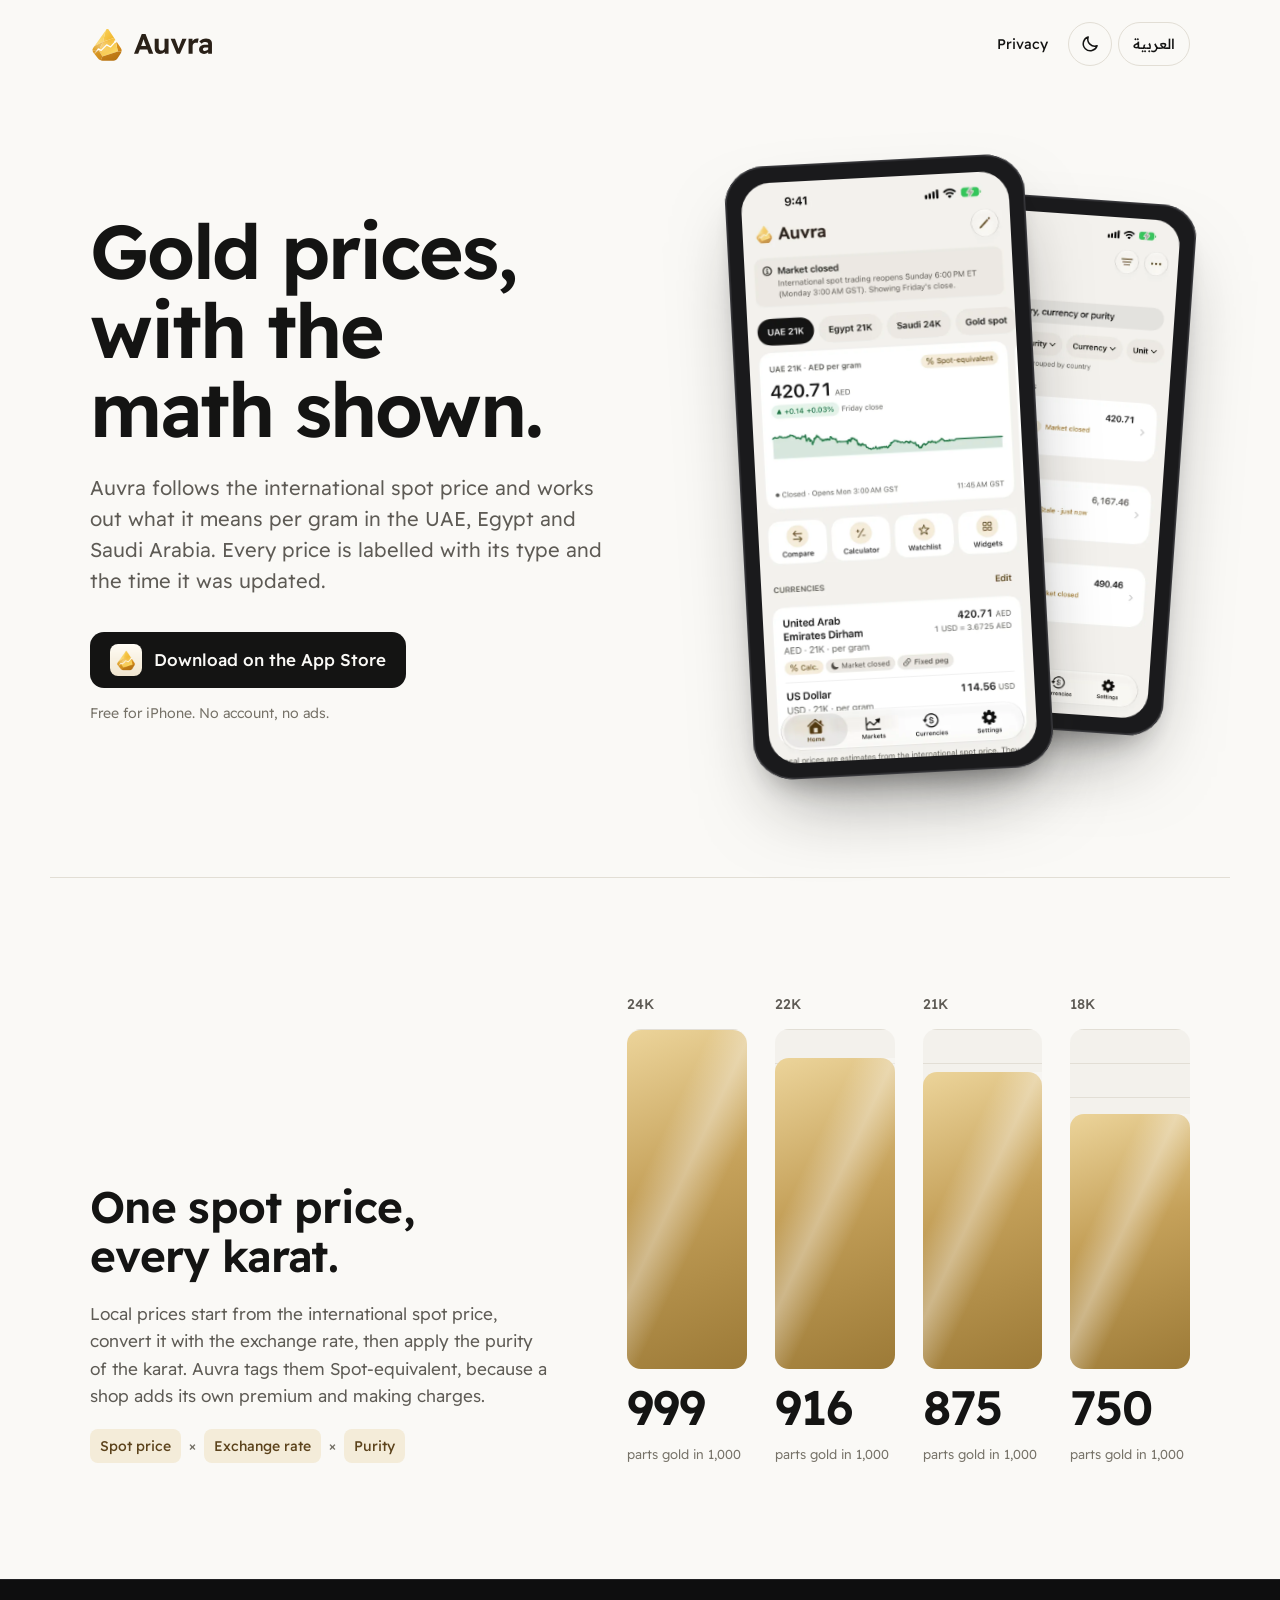
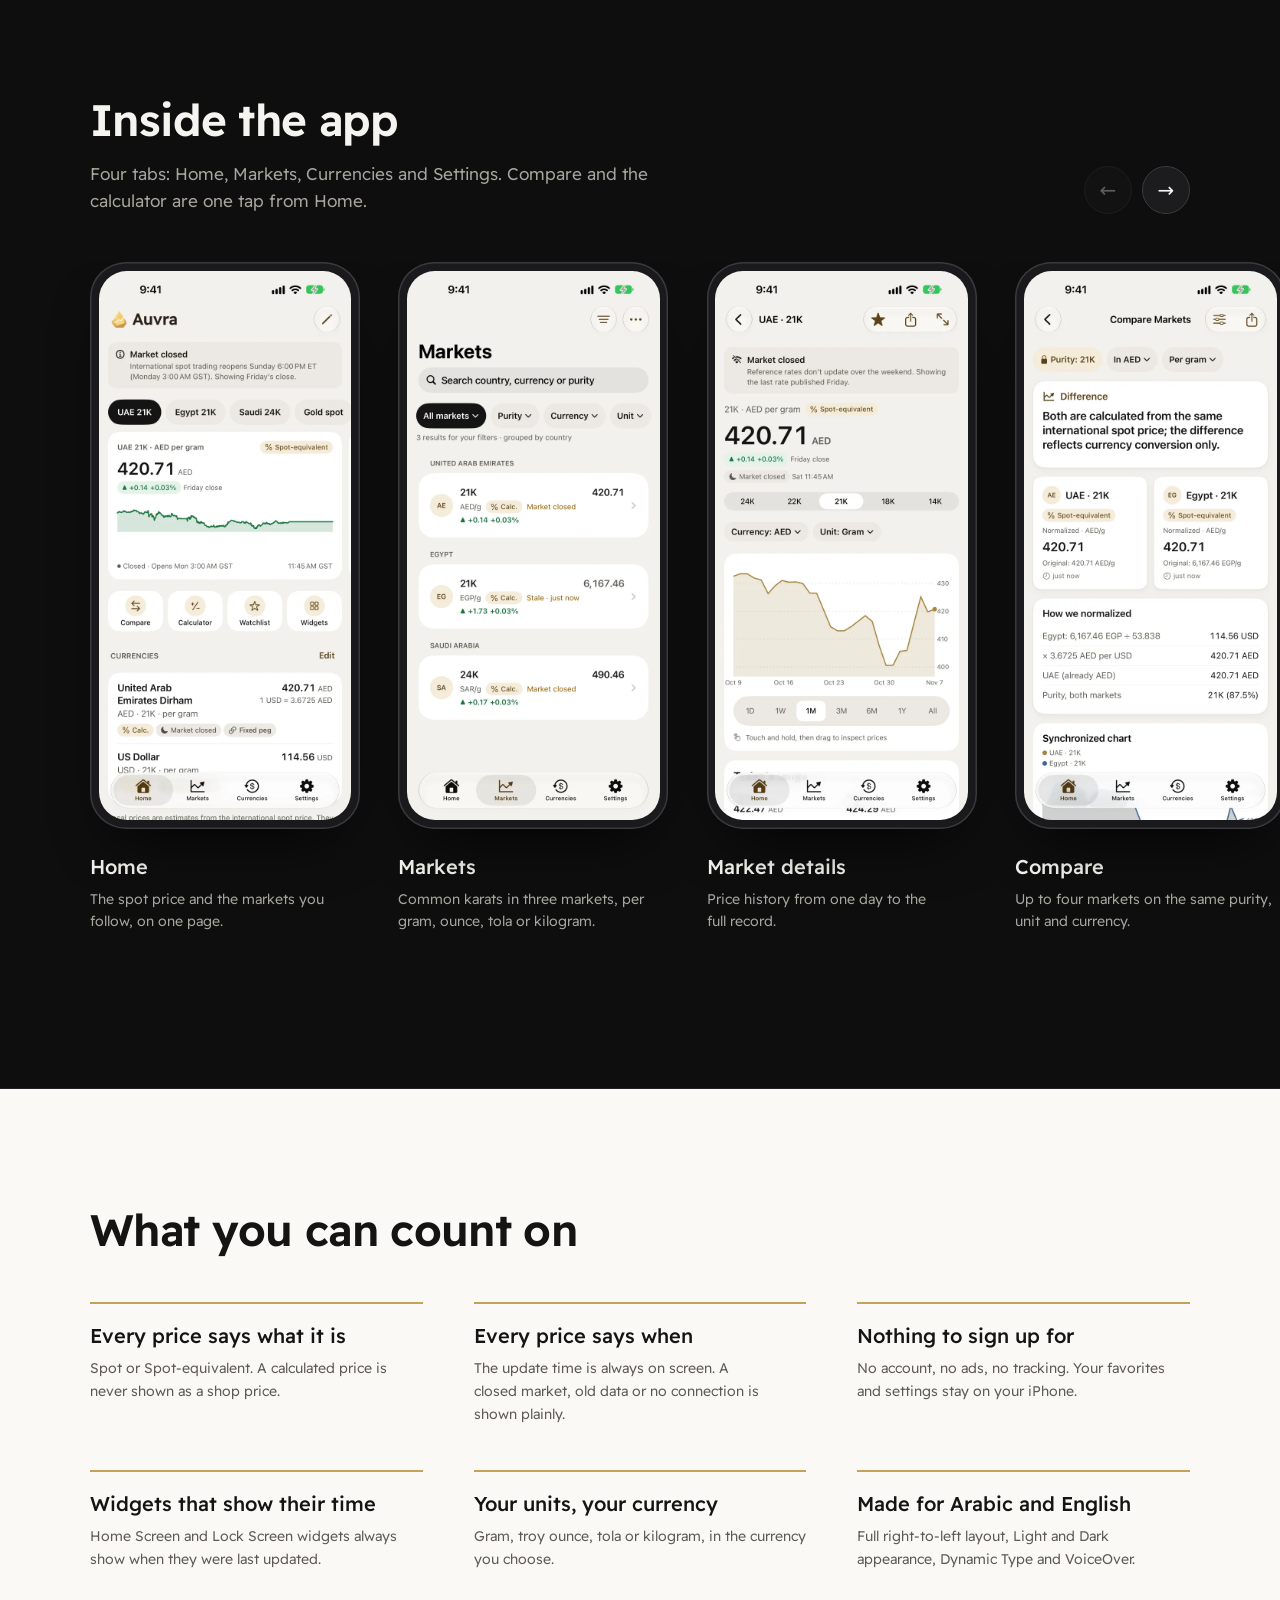
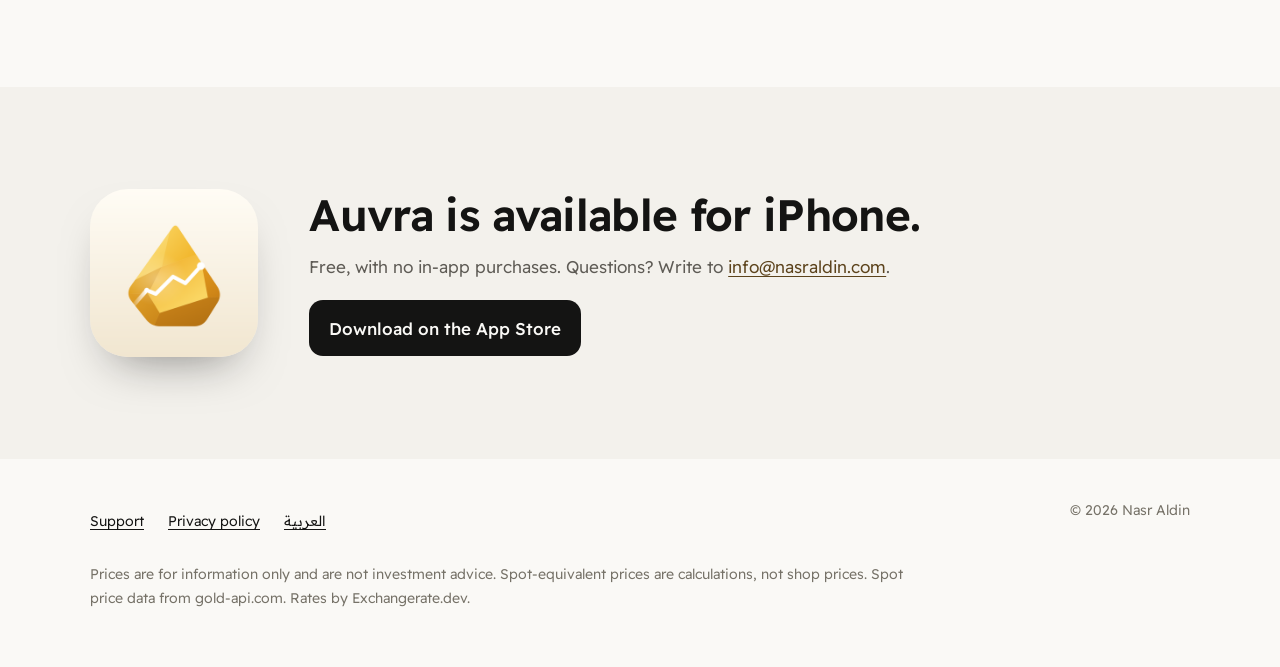
<file: index.html>
<!doctype html>
<html lang="en" dir="ltr">
<head>
  <meta charset="utf-8">
  <meta name="viewport" content="width=device-width, initial-scale=1">
  <title>Auvra: gold prices, with the math shown</title>
  <meta name="description" content="Auvra follows the international gold spot price and works out what it means per gram in the UAE, Egypt and Saudi Arabia. Free for iPhone, in English and Arabic.">
  <link rel="canonical" href="https://nasraldin.github.io/auvra-site/">
  <link rel="alternate" hreflang="en" href="https://nasraldin.github.io/auvra-site/">
  <link rel="alternate" hreflang="ar" href="https://nasraldin.github.io/auvra-site/ar/">
  <link rel="alternate" hreflang="x-default" href="https://nasraldin.github.io/auvra-site/">
  <meta name="theme-color" content="#faf9f6" media="(prefers-color-scheme: light)">
  <meta name="theme-color" content="#0e0e0f" media="(prefers-color-scheme: dark)">
  <meta property="og:type" content="website">
  <meta property="og:title" content="Auvra: gold prices, with the math shown">
  <meta property="og:description" content="Auvra follows the international gold spot price and works out what it means per gram in the UAE, Egypt and Saudi Arabia. Free for iPhone, in English and Arabic.">
  <meta property="og:url" content="https://nasraldin.github.io/auvra-site/">
  <meta property="og:image" content="https://nasraldin.github.io/auvra-site/assets/og-en.png">
  <meta property="og:locale" content="en_US">
  <meta name="twitter:card" content="summary_large_image">
  <link rel="icon" href="favicon.png" type="image/png">
  <link rel="apple-touch-icon" href="assets/apple-touch-icon.png">
  <link rel="preconnect" href="https://fonts.googleapis.com">
  <link rel="preconnect" href="https://fonts.gstatic.com" crossorigin>
  <link rel="stylesheet" href="https://fonts.googleapis.com/css2?family=Readex+Pro:wght@300..700&display=swap">
  <link rel="stylesheet" href="assets/site.css">
  <script>
    try {
      var saved = localStorage.getItem("auvra-theme");
      if (saved === "light" || saved === "dark") document.documentElement.dataset.theme = saved;
    } catch (error) {}
  </script>
</head>
<body>
  <a class="skip" href="#main">Skip to content</a>
  <header class="wrap top">
    <a class="brand" href="./" aria-label="Auvra">
      <img class="mark" src="assets/mark.svg" width="34" height="34" alt="">
      <img class="word word-light" src="assets/auvra-wordmark-en-ink.svg" alt="" height="20">
      <img class="word word-dark" src="assets/auvra-wordmark-en-paper.svg" alt="" height="20">
    </a>
    <nav>
      <a class="privacy" href="https://auvra-proxy.app-services-671.workers.dev/legal/privacy">Privacy</a>
      <button class="theme" type="button" data-to-dark="Switch to dark appearance" data-to-light="Switch to light appearance" aria-label="Switch to dark appearance">
        <svg class="moon" viewBox="0 0 24 24" fill="none" stroke="currentColor" stroke-width="1.8" stroke-linecap="round" stroke-linejoin="round" aria-hidden="true"><path d="M20.5 14.2A8.5 8.5 0 0 1 9.8 3.5a8.5 8.5 0 1 0 10.7 10.7Z"/></svg>
        <svg class="sun" viewBox="0 0 24 24" fill="none" stroke="currentColor" stroke-width="1.8" stroke-linecap="round" aria-hidden="true"><circle cx="12" cy="12" r="4.2"/><path d="M12 2.5v2.2M12 19.3v2.2M2.5 12h2.2M19.3 12h2.2M5.3 5.3l1.6 1.6M17.1 17.1l1.6 1.6M5.3 18.7l1.6-1.6M17.1 6.9l1.6-1.6"/></svg>
      </button>
      <a class="lang" href="ar/" hreflang="ar" lang="ar">العربية</a>
    </nav>
  </header>

  <main id="main">
    <section class="wrap hero">
      <div>
        <h1>Gold prices, with the math shown.</h1>
        <p class="lede">Auvra follows the international spot price and works out what it means per gram in the UAE, Egypt and Saudi Arabia. Every price is labelled with its type and the time it was updated.</p>
        <div class="availability">
          <a class="app-store-cta" href="https://apps.apple.com/ae/app/auvra-gold-prices-markets/id6831941253"><img src="assets/app-icon.png" width="32" height="32" alt="">Download on the App Store</a>
          <small>Free for iPhone. No account, no ads.</small>
        </div>
      </div>
      <div class="stage">
        <div class="phone back"><img src="assets/screens/en/markets.webp" data-dark="assets/screens/en-dark/markets.webp" width="1320" height="2868" alt="Auvra Markets screen listing karats in three markets"></div>
        <div class="phone front"><img src="assets/screens/en/home.webp" data-dark="assets/screens/en-dark/home.webp" width="1320" height="2868" alt="Auvra Home screen showing the spot price and followed markets" fetchpriority="high"></div>
      </div>
    </section>

    <section class="wrap assay" aria-labelledby="assay-title">
      <div class="copy">
        <h2 id="assay-title">One spot price, every karat.</h2>
        <p>Local prices start from the international spot price, convert it with the exchange rate, then apply the purity of the karat. Auvra tags them Spot-equivalent, because a shop adds its own premium and making charges.</p>
        <p class="formula"><span>Spot price</span> <i aria-hidden="true">×</i> <span>Exchange rate</span> <i aria-hidden="true">×</i> <span>Purity</span></p>
      </div>
      <ul class="bars" aria-label="Purity of each karat">
          <li class="bar">
            <span class="karat">24K</span>
            <span class="track" aria-hidden="true"><span class="fill" style="--fine: 99.9%"></span></span>
            <span class="value">999</span>
            <span class="unit">parts gold in 1,000</span>
          </li>
          <li class="bar">
            <span class="karat">22K</span>
            <span class="track" aria-hidden="true"><span class="fill" style="--fine: 91.6%"></span></span>
            <span class="value">916</span>
            <span class="unit">parts gold in 1,000</span>
          </li>
          <li class="bar">
            <span class="karat">21K</span>
            <span class="track" aria-hidden="true"><span class="fill" style="--fine: 87.5%"></span></span>
            <span class="value">875</span>
            <span class="unit">parts gold in 1,000</span>
          </li>
          <li class="bar">
            <span class="karat">18K</span>
            <span class="track" aria-hidden="true"><span class="fill" style="--fine: 75.0%"></span></span>
            <span class="value">750</span>
            <span class="unit">parts gold in 1,000</span>
          </li>
      </ul>
    </section>

    <section class="screens" aria-labelledby="screens-title">
      <div class="wrap head">
        <div>
          <h2 id="screens-title">Inside the app</h2>
          <p>Four tabs: Home, Markets, Currencies and Settings. Compare and the calculator are one tap from Home.</p>
        </div>
        <div class="scroller-buttons">
          <button type="button" data-step="-1" aria-label="Previous screens">←</button>
          <button type="button" data-step="1" aria-label="Next screens">→</button>
        </div>
      </div>
      <ul class="gallery" tabindex="0" aria-label="Inside the app">
        <li>
          <div class="phone"><img src="assets/screens/en/home.webp" data-dark="assets/screens/en-dark/home.webp" width="1320" height="2868" loading="lazy" decoding="async" alt="Auvra Home screen"></div>
          <h3>Home</h3>
          <p>The spot price and the markets you follow, on one page.</p>
        </li>
        <li>
          <div class="phone"><img src="assets/screens/en/markets.webp" data-dark="assets/screens/en-dark/markets.webp" width="1320" height="2868" loading="lazy" decoding="async" alt="Auvra Markets screen"></div>
          <h3>Markets</h3>
          <p>Common karats in three markets, per gram, ounce, tola or kilogram.</p>
        </li>
        <li>
          <div class="phone"><img src="assets/screens/en/details.webp" data-dark="assets/screens/en-dark/details.webp" width="1320" height="2868" loading="lazy" decoding="async" alt="Auvra Market details screen"></div>
          <h3>Market details</h3>
          <p>Price history from one day to the full record.</p>
        </li>
        <li>
          <div class="phone"><img src="assets/screens/en/compare.webp" data-dark="assets/screens/en-dark/compare.webp" width="1320" height="2868" loading="lazy" decoding="async" alt="Auvra Compare screen"></div>
          <h3>Compare</h3>
          <p>Up to four markets on the same purity, unit and currency.</p>
        </li>
        <li>
          <div class="phone"><img src="assets/screens/en/currencies.webp" data-dark="assets/screens/en-dark/currencies.webp" width="1320" height="2868" loading="lazy" decoding="async" alt="Auvra Currencies screen"></div>
          <h3>Currencies</h3>
          <p>Gold per gram in dozens of currencies.</p>
        </li>
        <li>
          <div class="phone"><img src="assets/screens/en/calculator.webp" data-dark="assets/screens/en-dark/calculator.webp" width="1320" height="2868" loading="lazy" decoding="async" alt="Auvra Calculator screen"></div>
          <h3>Calculator</h3>
          <p>Weight, karat, premium, making charges and VAT, with every step shown.</p>
        </li>
      </ul>
    </section>

    <section class="wrap promises" aria-labelledby="promises-title">
      <h2 id="promises-title">What you can count on</h2>
      <ul>
        <li>
          <h3>Every price says what it is</h3>
          <p>Spot or Spot-equivalent. A calculated price is never shown as a shop price.</p>
        </li>
        <li>
          <h3>Every price says when</h3>
          <p>The update time is always on screen. A closed market, old data or no connection is shown plainly.</p>
        </li>
        <li>
          <h3>Nothing to sign up for</h3>
          <p>No account, no ads, no tracking. Your favorites and settings stay on your iPhone.</p>
        </li>
        <li>
          <h3>Widgets that show their time</h3>
          <p>Home Screen and Lock Screen widgets always show when they were last updated.</p>
        </li>
        <li>
          <h3>Your units, your currency</h3>
          <p>Gram, troy ounce, tola or kilogram, in the currency you choose.</p>
        </li>
        <li>
          <h3>Made for Arabic and English</h3>
          <p>Full right-to-left layout, Light and Dark appearance, Dynamic Type and VoiceOver.</p>
        </li>
      </ul>
    </section>

    <section class="closing" aria-labelledby="closing-title">
      <div class="wrap">
        <img src="assets/app-icon.png" width="168" height="168" alt="">
        <div>
          <h2 id="closing-title">Auvra is available for iPhone.</h2>
          <p>Free, with no in-app purchases. Questions? Write to <a href="mailto:info@nasraldin.com">info@nasraldin.com</a>.</p>
          <a class="app-store-cta" href="https://apps.apple.com/ae/app/auvra-gold-prices-markets/id6831941253">Download on the App Store</a>
        </div>
      </div>
    </section>
  </main>

  <footer class="wrap">
    <div class="row">
      <nav>
        <a href="https://auvra-proxy.app-services-671.workers.dev/support">Support</a>
        <a href="https://auvra-proxy.app-services-671.workers.dev/legal/privacy">Privacy policy</a>
        <a href="ar/" lang="ar">العربية</a>
      </nav>
      <span dir="ltr">© 2026 Nasr Aldin</span>
    </div>
    <p class="fine">Prices are for information only and are not investment advice. Spot-equivalent prices are calculations, not shop prices. Spot price data from gold-api.com. Rates by Exchangerate.dev.</p>
  </footer>

  <script>
    (function () {
      var root = document.documentElement;
      var button = document.querySelector(".theme");
      var system = window.matchMedia("(prefers-color-scheme: dark)");
      function current() {
        return root.dataset.theme || (system.matches ? "dark" : "light");
      }
      function apply() {
        var dark = current() === "dark";
        document.querySelectorAll("img[data-dark]").forEach(function (img) {
          if (!img.dataset.light) img.dataset.light = img.getAttribute("src");
          var next = dark ? img.dataset.dark : img.dataset.light;
          if (img.getAttribute("src") !== next) img.setAttribute("src", next);
        });
        document.querySelectorAll('meta[name="theme-color"]').forEach(function (meta) {
          meta.content = dark ? "#0e0e0f" : "#faf9f6";
        });
        button.setAttribute("aria-label", dark ? button.dataset.toLight : button.dataset.toDark);
      }
      button.addEventListener("click", function () {
        var next = current() === "dark" ? "light" : "dark";
        root.dataset.theme = next;
        try { localStorage.setItem("auvra-theme", next); } catch (error) {}
        apply();
      });
      system.addEventListener("change", apply);
      apply();
    })();

    (function () {
      var gallery = document.querySelector(".gallery");
      var buttons = document.querySelectorAll(".scroller-buttons button");
      if (!gallery || !buttons.length) return;
      var rtl = document.documentElement.dir === "rtl";
      function update() {
        var max = gallery.scrollWidth - gallery.clientWidth;
        var pos = Math.abs(gallery.scrollLeft);
        buttons[0].disabled = pos <= 2;
        buttons[1].disabled = pos >= max - 2;
      }
      buttons.forEach(function (button) {
        button.addEventListener("click", function () {
          var step = Number(button.dataset.step) * gallery.clientWidth * 0.8;
          gallery.scrollBy({ left: rtl ? -step : step, behavior: "smooth" });
        });
      });
      gallery.addEventListener("scroll", update, { passive: true });
      window.addEventListener("resize", update);
      update();
    })();
  </script>
</body>
</html>
</file>
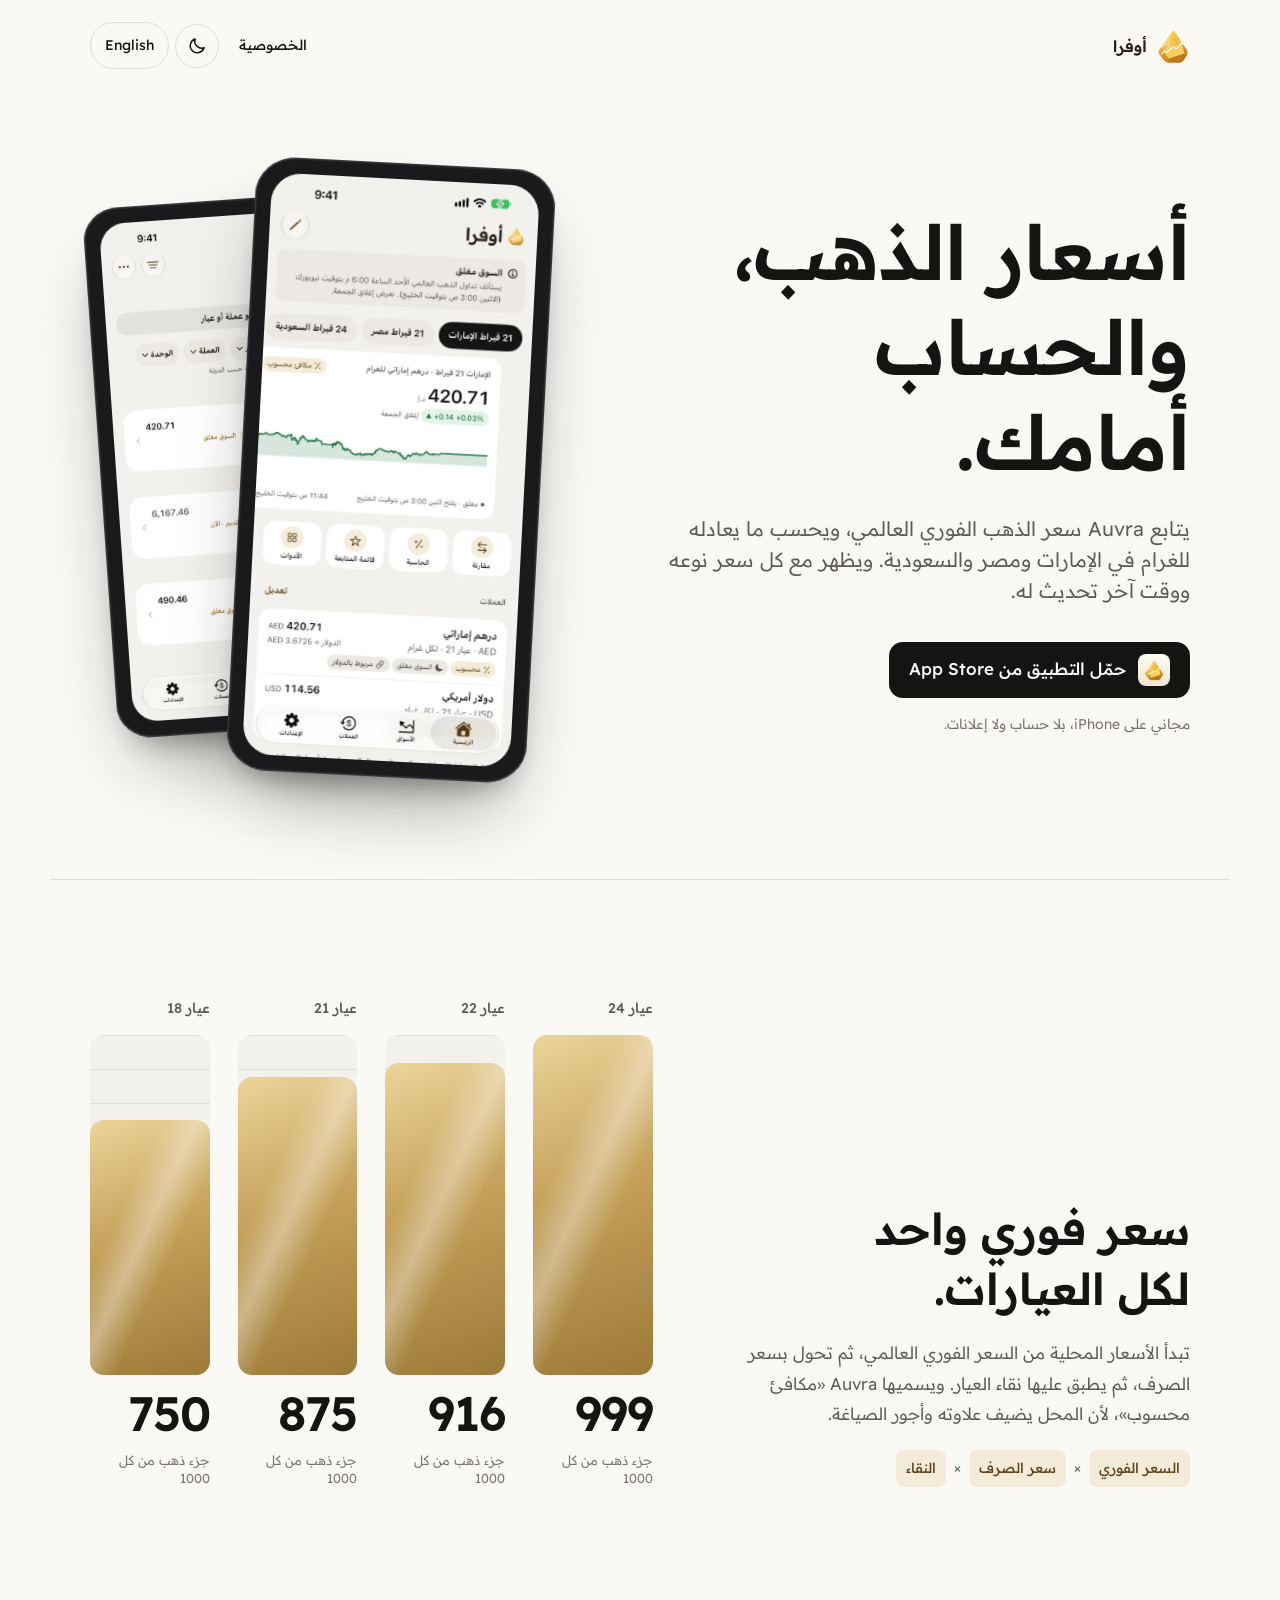
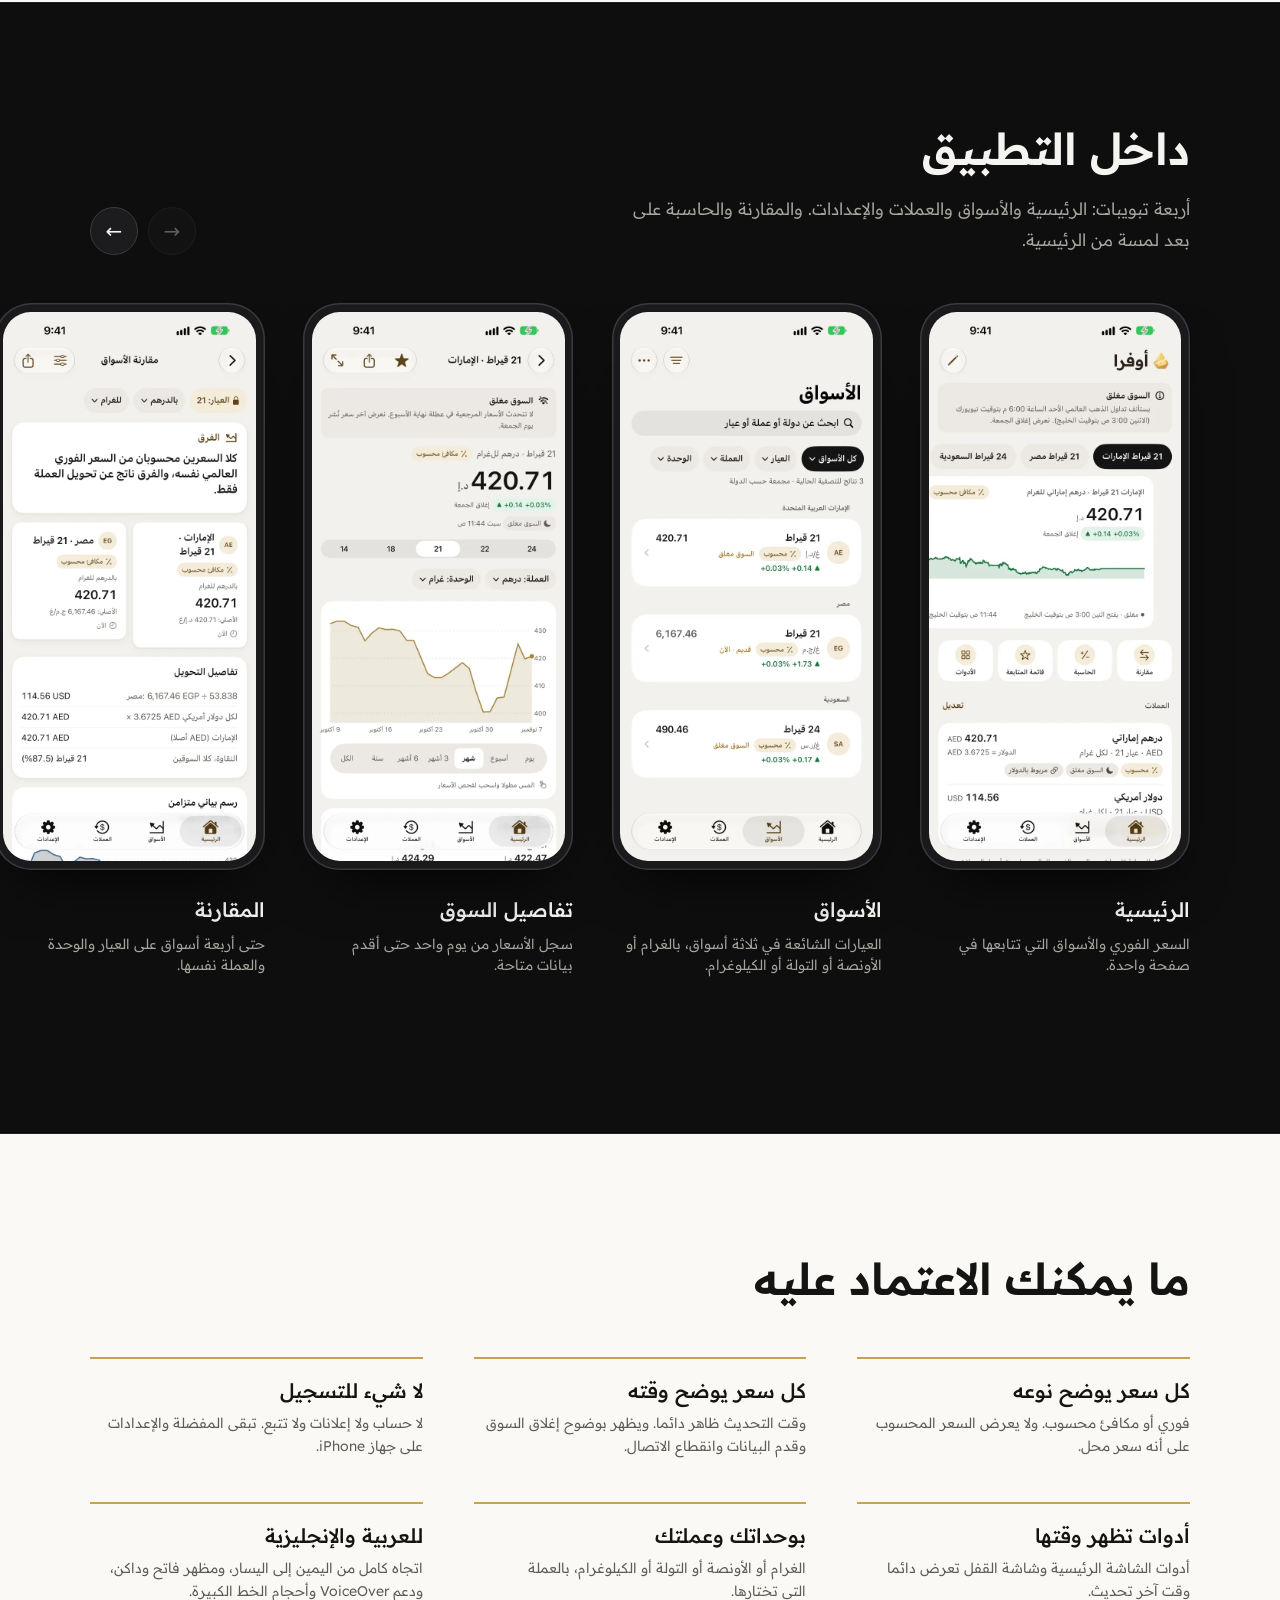
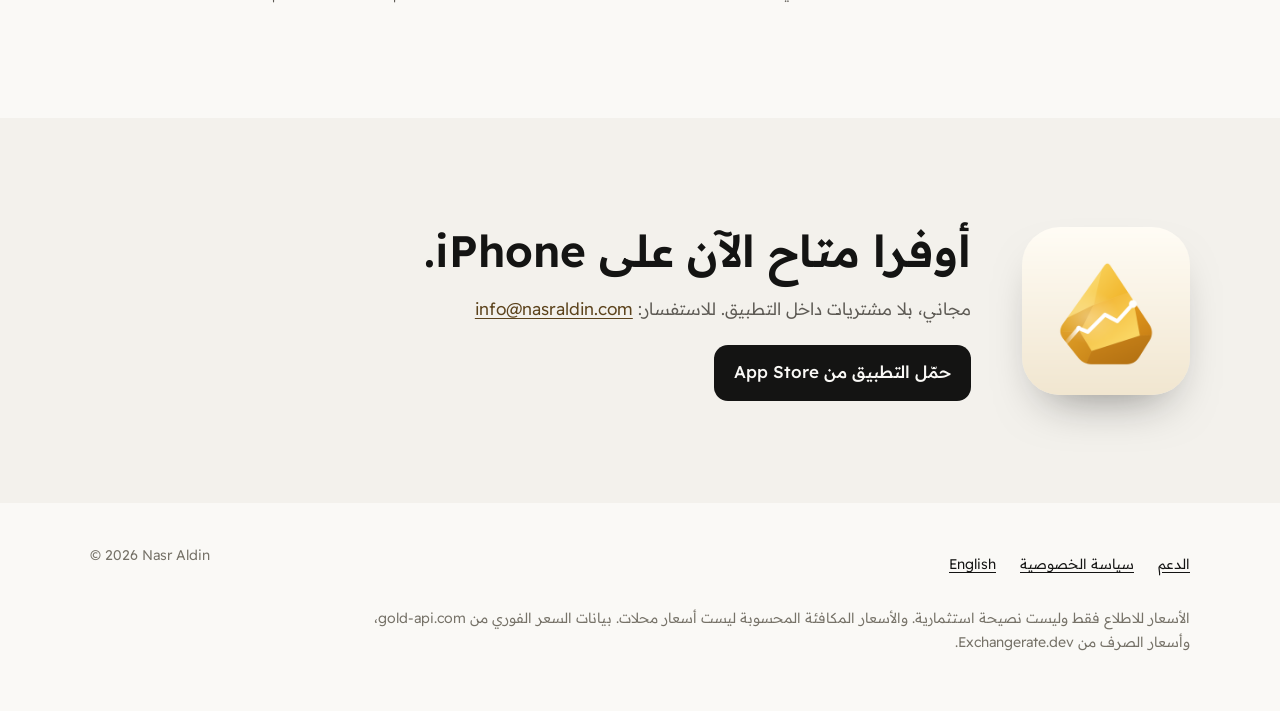
<file: ar/index.html>
<!doctype html>
<html lang="ar" dir="rtl">
<head>
  <meta charset="utf-8">
  <meta name="viewport" content="width=device-width, initial-scale=1">
  <title>Auvra: أسعار الذهب والحساب أمامك</title>
  <meta name="description" content="يتابع Auvra سعر الذهب الفوري العالمي ويحسب ما يعادله للغرام في الإمارات ومصر والسعودية. مجاني على iPhone، بالعربية والإنجليزية.">
  <link rel="canonical" href="https://nasraldin.github.io/auvra-site/ar/">
  <link rel="alternate" hreflang="en" href="https://nasraldin.github.io/auvra-site/">
  <link rel="alternate" hreflang="ar" href="https://nasraldin.github.io/auvra-site/ar/">
  <link rel="alternate" hreflang="x-default" href="https://nasraldin.github.io/auvra-site/">
  <meta name="theme-color" content="#faf9f6" media="(prefers-color-scheme: light)">
  <meta name="theme-color" content="#0e0e0f" media="(prefers-color-scheme: dark)">
  <meta property="og:type" content="website">
  <meta property="og:title" content="Auvra: أسعار الذهب والحساب أمامك">
  <meta property="og:description" content="يتابع Auvra سعر الذهب الفوري العالمي ويحسب ما يعادله للغرام في الإمارات ومصر والسعودية. مجاني على iPhone، بالعربية والإنجليزية.">
  <meta property="og:url" content="https://nasraldin.github.io/auvra-site/ar/">
  <meta property="og:image" content="https://nasraldin.github.io/auvra-site/assets/og-ar.png">
  <meta property="og:locale" content="ar_AR">
  <meta name="twitter:card" content="summary_large_image">
  <link rel="icon" href="../favicon.png" type="image/png">
  <link rel="apple-touch-icon" href="../assets/apple-touch-icon.png">
  <link rel="preconnect" href="https://fonts.googleapis.com">
  <link rel="preconnect" href="https://fonts.gstatic.com" crossorigin>
  <link rel="stylesheet" href="https://fonts.googleapis.com/css2?family=Readex+Pro:wght@300..700&display=swap">
  <link rel="stylesheet" href="../assets/site.css">
  <script>
    try {
      var saved = localStorage.getItem("auvra-theme");
      if (saved === "light" || saved === "dark") document.documentElement.dataset.theme = saved;
    } catch (error) {}
  </script>
</head>
<body>
  <a class="skip" href="#main">انتقل إلى المحتوى</a>
  <header class="wrap top">
    <a class="brand" href="../" aria-label="Auvra">
      <img class="mark" src="../assets/mark.svg" width="34" height="34" alt="">
      <img class="word word-light" src="../assets/auvra-wordmark-ar-ink.svg" alt="" height="20">
      <img class="word word-dark" src="../assets/auvra-wordmark-ar-paper.svg" alt="" height="20">
    </a>
    <nav>
      <a class="privacy" href="https://auvra-proxy.app-services-671.workers.dev/legal/privacy/ar">الخصوصية</a>
      <button class="theme" type="button" data-to-dark="التبديل إلى المظهر الداكن" data-to-light="التبديل إلى المظهر الفاتح" aria-label="التبديل إلى المظهر الداكن">
        <svg class="moon" viewBox="0 0 24 24" fill="none" stroke="currentColor" stroke-width="1.8" stroke-linecap="round" stroke-linejoin="round" aria-hidden="true"><path d="M20.5 14.2A8.5 8.5 0 0 1 9.8 3.5a8.5 8.5 0 1 0 10.7 10.7Z"/></svg>
        <svg class="sun" viewBox="0 0 24 24" fill="none" stroke="currentColor" stroke-width="1.8" stroke-linecap="round" aria-hidden="true"><circle cx="12" cy="12" r="4.2"/><path d="M12 2.5v2.2M12 19.3v2.2M2.5 12h2.2M19.3 12h2.2M5.3 5.3l1.6 1.6M17.1 17.1l1.6 1.6M5.3 18.7l1.6-1.6M17.1 6.9l1.6-1.6"/></svg>
      </button>
      <a class="lang" href="../" hreflang="en" lang="en">English</a>
    </nav>
  </header>

  <main id="main">
    <section class="wrap hero">
      <div>
        <h1>أسعار الذهب، والحساب أمامك.</h1>
        <p class="lede">يتابع Auvra سعر الذهب الفوري العالمي، ويحسب ما يعادله للغرام في الإمارات ومصر والسعودية. ويظهر مع كل سعر نوعه ووقت آخر تحديث له.</p>
        <div class="availability">
          <a class="app-store-cta" href="https://apps.apple.com/ae/app/auvra-gold-prices-markets/id6831941253"><img src="../assets/app-icon.png" width="32" height="32" alt="">حمّل التطبيق من App Store</a>
          <small>مجاني على iPhone، بلا حساب ولا إعلانات.</small>
        </div>
      </div>
      <div class="stage">
        <div class="phone back"><img src="../assets/screens/ar/markets.webp" data-dark="../assets/screens/ar-dark/markets.webp" width="1320" height="2868" alt="شاشة الأسواق في Auvra مع العيارات في ثلاثة أسواق"></div>
        <div class="phone front"><img src="../assets/screens/ar/home.webp" data-dark="../assets/screens/ar-dark/home.webp" width="1320" height="2868" alt="شاشة الرئيسية في Auvra مع السعر الفوري والأسواق المتابعة" fetchpriority="high"></div>
      </div>
    </section>

    <section class="wrap assay" aria-labelledby="assay-title">
      <div class="copy">
        <h2 id="assay-title">سعر فوري واحد لكل العيارات.</h2>
        <p>تبدأ الأسعار المحلية من السعر الفوري العالمي، ثم تحول بسعر الصرف، ثم يطبق عليها نقاء العيار. ويسميها Auvra «مكافئ محسوب»، لأن المحل يضيف علاوته وأجور الصياغة.</p>
        <p class="formula"><span>السعر الفوري</span> <i aria-hidden="true">×</i> <span>سعر الصرف</span> <i aria-hidden="true">×</i> <span>النقاء</span></p>
      </div>
      <ul class="bars" aria-label="نقاء كل عيار">
          <li class="bar">
            <span class="karat">عيار 24</span>
            <span class="track" aria-hidden="true"><span class="fill" style="--fine: 99.9%"></span></span>
            <span class="value">999</span>
            <span class="unit">جزء ذهب من كل 1000</span>
          </li>
          <li class="bar">
            <span class="karat">عيار 22</span>
            <span class="track" aria-hidden="true"><span class="fill" style="--fine: 91.6%"></span></span>
            <span class="value">916</span>
            <span class="unit">جزء ذهب من كل 1000</span>
          </li>
          <li class="bar">
            <span class="karat">عيار 21</span>
            <span class="track" aria-hidden="true"><span class="fill" style="--fine: 87.5%"></span></span>
            <span class="value">875</span>
            <span class="unit">جزء ذهب من كل 1000</span>
          </li>
          <li class="bar">
            <span class="karat">عيار 18</span>
            <span class="track" aria-hidden="true"><span class="fill" style="--fine: 75.0%"></span></span>
            <span class="value">750</span>
            <span class="unit">جزء ذهب من كل 1000</span>
          </li>
      </ul>
    </section>

    <section class="screens" aria-labelledby="screens-title">
      <div class="wrap head">
        <div>
          <h2 id="screens-title">داخل التطبيق</h2>
          <p>أربعة تبويبات: الرئيسية والأسواق والعملات والإعدادات. والمقارنة والحاسبة على بعد لمسة من الرئيسية.</p>
        </div>
        <div class="scroller-buttons">
          <button type="button" data-step="-1" aria-label="الشاشات السابقة">→</button>
          <button type="button" data-step="1" aria-label="الشاشات التالية">←</button>
        </div>
      </div>
      <ul class="gallery" tabindex="0" aria-label="داخل التطبيق">
        <li>
          <div class="phone"><img src="../assets/screens/ar/home.webp" data-dark="../assets/screens/ar-dark/home.webp" width="1320" height="2868" loading="lazy" decoding="async" alt="شاشة الرئيسية في Auvra"></div>
          <h3>الرئيسية</h3>
          <p>السعر الفوري والأسواق التي تتابعها في صفحة واحدة.</p>
        </li>
        <li>
          <div class="phone"><img src="../assets/screens/ar/markets.webp" data-dark="../assets/screens/ar-dark/markets.webp" width="1320" height="2868" loading="lazy" decoding="async" alt="شاشة الأسواق في Auvra"></div>
          <h3>الأسواق</h3>
          <p>العيارات الشائعة في ثلاثة أسواق، بالغرام أو الأونصة أو التولة أو الكيلوغرام.</p>
        </li>
        <li>
          <div class="phone"><img src="../assets/screens/ar/details.webp" data-dark="../assets/screens/ar-dark/details.webp" width="1320" height="2868" loading="lazy" decoding="async" alt="شاشة تفاصيل السوق في Auvra"></div>
          <h3>تفاصيل السوق</h3>
          <p>سجل الأسعار من يوم واحد حتى أقدم بيانات متاحة.</p>
        </li>
        <li>
          <div class="phone"><img src="../assets/screens/ar/compare.webp" data-dark="../assets/screens/ar-dark/compare.webp" width="1320" height="2868" loading="lazy" decoding="async" alt="شاشة المقارنة في Auvra"></div>
          <h3>المقارنة</h3>
          <p>حتى أربعة أسواق على العيار والوحدة والعملة نفسها.</p>
        </li>
        <li>
          <div class="phone"><img src="../assets/screens/ar/currencies.webp" data-dark="../assets/screens/ar-dark/currencies.webp" width="1320" height="2868" loading="lazy" decoding="async" alt="شاشة العملات في Auvra"></div>
          <h3>العملات</h3>
          <p>سعر غرام الذهب بعشرات العملات.</p>
        </li>
        <li>
          <div class="phone"><img src="../assets/screens/ar/calculator.webp" data-dark="../assets/screens/ar-dark/calculator.webp" width="1320" height="2868" loading="lazy" decoding="async" alt="شاشة الحاسبة في Auvra"></div>
          <h3>الحاسبة</h3>
          <p>الوزن والعيار والعلاوة وأجور الصياغة والضريبة، مع كل خطوة في الحساب.</p>
        </li>
      </ul>
    </section>

    <section class="wrap promises" aria-labelledby="promises-title">
      <h2 id="promises-title">ما يمكنك الاعتماد عليه</h2>
      <ul>
        <li>
          <h3>كل سعر يوضح نوعه</h3>
          <p>فوري أو مكافئ محسوب. ولا يعرض السعر المحسوب على أنه سعر محل.</p>
        </li>
        <li>
          <h3>كل سعر يوضح وقته</h3>
          <p>وقت التحديث ظاهر دائما. ويظهر بوضوح إغلاق السوق وقدم البيانات وانقطاع الاتصال.</p>
        </li>
        <li>
          <h3>لا شيء للتسجيل</h3>
          <p>لا حساب ولا إعلانات ولا تتبع. تبقى المفضلة والإعدادات على جهاز iPhone.</p>
        </li>
        <li>
          <h3>أدوات تظهر وقتها</h3>
          <p>أدوات الشاشة الرئيسية وشاشة القفل تعرض دائما وقت آخر تحديث.</p>
        </li>
        <li>
          <h3>بوحداتك وعملتك</h3>
          <p>الغرام أو الأونصة أو التولة أو الكيلوغرام، بالعملة التي تختارها.</p>
        </li>
        <li>
          <h3>للعربية والإنجليزية</h3>
          <p>اتجاه كامل من اليمين إلى اليسار، ومظهر فاتح وداكن، ودعم VoiceOver وأحجام الخط الكبيرة.</p>
        </li>
      </ul>
    </section>

    <section class="closing" aria-labelledby="closing-title">
      <div class="wrap">
        <img src="../assets/app-icon.png" width="168" height="168" alt="">
        <div>
          <h2 id="closing-title">أوفرا متاح الآن على iPhone.</h2>
          <p>مجاني، بلا مشتريات داخل التطبيق. للاستفسار: <a href="mailto:info@nasraldin.com">info@nasraldin.com</a></p>
          <a class="app-store-cta" href="https://apps.apple.com/ae/app/auvra-gold-prices-markets/id6831941253">حمّل التطبيق من App Store</a>
        </div>
      </div>
    </section>
  </main>

  <footer class="wrap">
    <div class="row">
      <nav>
        <a href="https://auvra-proxy.app-services-671.workers.dev/support/ar">الدعم</a>
        <a href="https://auvra-proxy.app-services-671.workers.dev/legal/privacy/ar">سياسة الخصوصية</a>
        <a href="../" lang="en">English</a>
      </nav>
      <span dir="ltr">© 2026 Nasr Aldin</span>
    </div>
    <p class="fine">الأسعار للاطلاع فقط وليست نصيحة استثمارية. والأسعار المكافئة المحسوبة ليست أسعار محلات. بيانات السعر الفوري من gold-api.com، وأسعار الصرف من Exchangerate.dev.</p>
  </footer>

  <script>
    (function () {
      var root = document.documentElement;
      var button = document.querySelector(".theme");
      var system = window.matchMedia("(prefers-color-scheme: dark)");
      function current() {
        return root.dataset.theme || (system.matches ? "dark" : "light");
      }
      function apply() {
        var dark = current() === "dark";
        document.querySelectorAll("img[data-dark]").forEach(function (img) {
          if (!img.dataset.light) img.dataset.light = img.getAttribute("src");
          var next = dark ? img.dataset.dark : img.dataset.light;
          if (img.getAttribute("src") !== next) img.setAttribute("src", next);
        });
        document.querySelectorAll('meta[name="theme-color"]').forEach(function (meta) {
          meta.content = dark ? "#0e0e0f" : "#faf9f6";
        });
        button.setAttribute("aria-label", dark ? button.dataset.toLight : button.dataset.toDark);
      }
      button.addEventListener("click", function () {
        var next = current() === "dark" ? "light" : "dark";
        root.dataset.theme = next;
        try { localStorage.setItem("auvra-theme", next); } catch (error) {}
        apply();
      });
      system.addEventListener("change", apply);
      apply();
    })();

    (function () {
      var gallery = document.querySelector(".gallery");
      var buttons = document.querySelectorAll(".scroller-buttons button");
      if (!gallery || !buttons.length) return;
      var rtl = document.documentElement.dir === "rtl";
      function update() {
        var max = gallery.scrollWidth - gallery.clientWidth;
        var pos = Math.abs(gallery.scrollLeft);
        buttons[0].disabled = pos <= 2;
        buttons[1].disabled = pos >= max - 2;
      }
      buttons.forEach(function (button) {
        button.addEventListener("click", function () {
          var step = Number(button.dataset.step) * gallery.clientWidth * 0.8;
          gallery.scrollBy({ left: rtl ? -step : step, behavior: "smooth" });
        });
      });
      gallery.addEventListener("scroll", update, { passive: true });
      window.addEventListener("resize", update);
      update();
    })();
  </script>
</body>
</html>
</file>
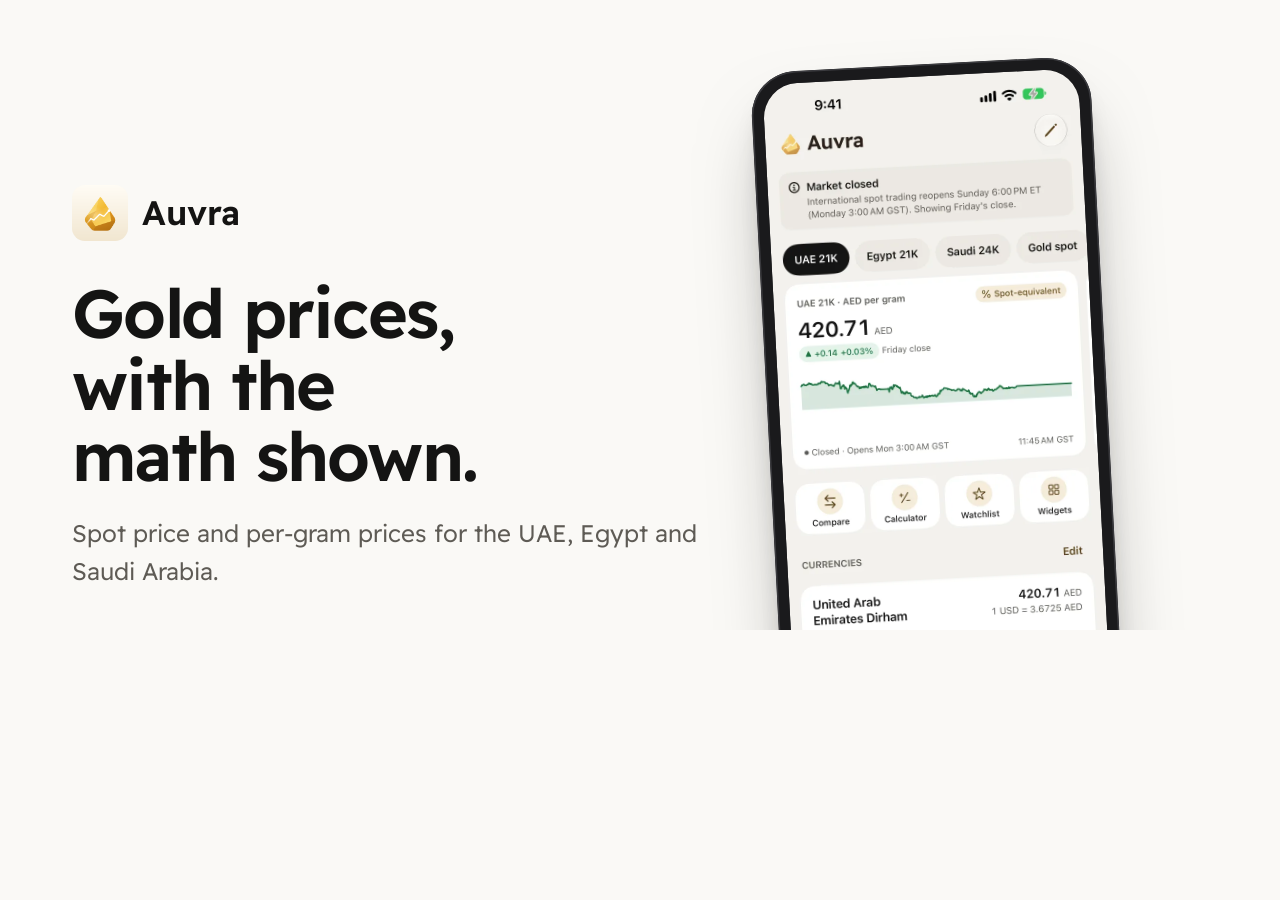
<file: tools/og.html>
<!doctype html>
<!-- Share image source (1200 × 630). Open tools/og.html?lang=en|ar and capture the viewport. -->
<html>
<head>
  <meta charset="utf-8">
  <link rel="stylesheet" href="https://fonts.googleapis.com/css2?family=Readex+Pro:wght@300..700&display=swap">
  <link rel="stylesheet" href="../assets/site.css">
  <style>
    html, body { margin: 0; width: 1200px; height: 630px; overflow: hidden; background: #faf9f6; color: #141413; }
    .card { display: grid; grid-template-columns: 1fr 360px; gap: 40px; height: 630px; padding: 0 72px; align-items: center; position: relative; }
    .brand { display: flex; align-items: center; gap: 14px; }
    .brand img { width: 56px; height: 56px; border-radius: 13px; }
    .brand span { font-size: 34px; font-weight: 600; }
    h1 { margin-top: 36px; font-size: 68px; line-height: 1.05; letter-spacing: -0.025em; max-width: 12ch; }
    :lang(ar) h1 { letter-spacing: 0; line-height: 1.3; font-size: 64px; }
    p { margin-top: 22px; font-size: 24px; color: #5e5b55; }
    .shot { align-self: start; margin-top: 64px; }
    .shot .phone { width: 340px; rotate: -3deg; }
    :lang(ar) .shot .phone { rotate: 3deg; }
  </style>
</head>
<body>
  <div class="card">
    <div>
      <div class="brand"><img src="../assets/app-icon.png" alt=""><span id="name">Auvra</span></div>
      <h1 id="h1"></h1>
      <p id="p"></p>
    </div>
    <div class="shot"><div class="phone"><img id="img" alt=""></div></div>
  </div>
  <script>
    var lang = new URLSearchParams(location.search).get("lang") === "ar" ? "ar" : "en";
    var copy = {
      en: { h1: "Gold prices, with the math shown.", p: "Spot price and per-gram prices for the UAE, Egypt and Saudi Arabia." },
      ar: { h1: "أسعار الذهب، والحساب أمامك.", p: "السعر الفوري وسعر الغرام في الإمارات ومصر والسعودية." }
    }[lang];
    document.documentElement.lang = lang;
    document.documentElement.dir = lang === "ar" ? "rtl" : "ltr";
    document.getElementById("h1").textContent = copy.h1;
    document.getElementById("p").textContent = copy.p;
    document.getElementById("img").src = "../assets/screens/" + lang + "/home.webp";
  </script>
</body>
</html>
</file>
<file: assets/site.css>
/* Auvra marketing site. Colors are the app's own tokens (docs/design/tokens.json). */

:root {
  --paper: #faf9f6;
  --paper-deep: #f3f1ec;
  --ink: #141413;
  --ink-soft: #5e5b55;
  --ink-faint: #767268;
  --rule: #e2ded5;
  --gold: #c5a15a;
  --gold-light: #dcbf7e;
  --gold-text: #5c431c;
  --gold-wash: #f4ecd9;
  --night: #0e0e0f;
  --night-surface: #1c1c1e;
  --night-text: #f5f4f0;
  --night-soft: #a8a59e;

  --font: "Readex Pro", system-ui, -apple-system, "Segoe UI", sans-serif;
  --step--1: 0.875rem;
  --step-0: 1.0625rem;
  --step-1: 1.25rem;
  --step-2: 1.625rem;
  --step-3: clamp(1.9rem, 1.4rem + 2vw, 2.75rem);
  --step-4: clamp(2.6rem, 1.6rem + 4.4vw, 4.75rem);
  --gutter: clamp(16px, 4vw, 40px);
  --page: 1180px;
}

/* Dark: follows the system unless the visitor picked a theme (data-theme). */
@media (prefers-color-scheme: dark) {
  :root:not([data-theme="light"]) {
    --paper: #0e0e0f;
    --paper-deep: #161618;
    --ink: #f5f4f0;
    --ink-soft: #a8a59e;
    --ink-faint: #8a877f;
    --rule: #2f2f33;
    --gold-text: #dcbf7e;
    --gold-wash: #2b2417;
    --night: #050506;
    color-scheme: dark;
  }
}

:root[data-theme="dark"] {
  --paper: #0e0e0f;
  --paper-deep: #161618;
  --ink: #f5f4f0;
  --ink-soft: #a8a59e;
  --ink-faint: #8a877f;
  --rule: #2f2f33;
  --gold-text: #dcbf7e;
  --gold-wash: #2b2417;
  --night: #050506;
  color-scheme: dark;
}

*,
*::before,
*::after {
  box-sizing: border-box;
}

html {
  -webkit-text-size-adjust: 100%;
  scroll-behavior: smooth;
}

body {
  margin: 0;
  background: var(--paper);
  color: var(--ink);
  font-family: var(--font);
  font-size: var(--step-0);
  line-height: 1.6;
  font-weight: 350;
  overflow-x: hidden;
}

:lang(ar) body,
body:lang(ar) {
  line-height: 1.8;
}

img {
  display: block;
  max-width: 100%;
  height: auto;
}

a {
  color: var(--gold-text);
  text-underline-offset: 0.2em;
}

:focus-visible {
  outline: 3px solid var(--gold);
  outline-offset: 3px;
  border-radius: 6px;
}

.skip {
  position: absolute;
  inset-inline-start: 16px;
  top: -60px;
  background: var(--ink);
  color: var(--paper);
  padding: 10px 16px;
  border-radius: 10px;
  z-index: 10;
}

.skip:focus {
  top: 12px;
}

.wrap {
  max-width: var(--page);
  margin-inline: auto;
  padding-inline: var(--gutter);
}

h1,
h2,
h3 {
  font-weight: 600;
  margin: 0;
  text-wrap: balance;
}

p {
  margin: 0;
  text-wrap: pretty;
}

/* Header */

.top {
  display: flex;
  align-items: center;
  justify-content: space-between;
  gap: 16px;
  padding-block: 22px;
}

.brand {
  display: flex;
  align-items: center;
  gap: 10px;
  text-decoration: none;
}

.brand img.mark {
  width: 34px;
  height: 34px;
}

.brand img.word {
  height: 20px;
  width: auto;
}

.brand .word-dark {
  display: none;
}

@media (prefers-color-scheme: dark) {
  :root:not([data-theme="light"]) .brand .word-light {
    display: none;
  }

  :root:not([data-theme="light"]) .brand .word-dark {
    display: block;
  }
}

:root[data-theme="dark"] .brand .word-light {
  display: none;
}

:root[data-theme="dark"] .brand .word-dark {
  display: block;
}

/* Theme switch: shows the moon in light, the sun in dark. */

.theme {
  width: 44px;
  height: 44px;
  border-radius: 50%;
  border: 1px solid var(--rule);
  background: transparent;
  color: var(--ink);
  display: inline-grid;
  place-items: center;
  cursor: pointer;
  padding: 0;
}

.theme:hover {
  background: var(--paper-deep);
}

.theme svg {
  width: 20px;
  height: 20px;
}

.theme .sun {
  display: none;
}

@media (prefers-color-scheme: dark) {
  :root:not([data-theme="light"]) .theme .sun {
    display: block;
  }

  :root:not([data-theme="light"]) .theme .moon {
    display: none;
  }
}

:root[data-theme="dark"] .theme .sun {
  display: block;
}

:root[data-theme="dark"] .theme .moon {
  display: none;
}

.top nav {
  display: flex;
  align-items: center;
  gap: 6px;
}

.top nav a {
  color: var(--ink);
  text-decoration: none;
  font-size: var(--step--1);
  font-weight: 450;
  padding: 10px 14px;
  border-radius: 999px;
  min-height: 44px;
  display: inline-flex;
  align-items: center;
}

.top nav a:hover {
  background: var(--paper-deep);
}

.top nav a.lang {
  border: 1px solid var(--rule);
}

/* Hero */

.hero {
  display: grid;
  grid-template-columns: minmax(0, 1.05fr) minmax(0, 1fr);
  align-items: center;
  gap: clamp(32px, 5vw, 72px);
  padding-block: clamp(28px, 6vw, 72px) clamp(56px, 8vw, 112px);
}

.hero h1 {
  font-size: var(--step-4);
  line-height: 1.04;
  letter-spacing: -0.025em;
  font-weight: 600;
  max-width: 13ch;
}

:lang(ar) .hero h1 {
  letter-spacing: 0;
  line-height: 1.25;
  max-width: 14ch;
}

.hero .lede {
  margin-top: 24px;
  font-size: var(--step-1);
  line-height: 1.55;
  color: var(--ink-soft);
  max-width: 34em;
}

.availability {
  margin-top: 36px;
  display: flex;
  flex-wrap: wrap;
  align-items: center;
  gap: 14px 20px;
}

.app-store-cta {
  display: inline-flex;
  align-items: center;
  gap: 12px;
  background: var(--ink);
  color: var(--paper);
  border-radius: 14px;
  padding: 12px 20px;
  font-weight: 500;
  min-height: 56px;
  text-decoration: none;
}

.app-store-cta:hover {
  text-decoration: underline;
}

.app-store-cta img {
  width: 32px;
  height: 32px;
  border-radius: 8px;
}

.availability small {
  font-size: var(--step--1);
  color: var(--ink-faint);
}

.stage {
  position: relative;
  min-height: 560px;
  display: grid;
  place-items: center;
}

.phone {
  position: relative;
  width: 100%;
  border-radius: 13.5% / 6.2%;
  padding: 3.2%;
  background: #1a1a1c;
  box-shadow:
    0 0 0 1.5px #3a3a3e inset,
    0 40px 80px -30px rgba(20, 20, 19, 0.55),
    0 18px 30px -18px rgba(20, 20, 19, 0.4);
}

.phone img {
  width: 100%;
  border-radius: 11% / 5.1%;
  aspect-ratio: 1320 / 2868;
  object-fit: cover;
  background: var(--paper-deep);
}

.stage .phone {
  z-index: 1;
}

.stage .front {
  width: min(300px, 62%);
  translate: -16% 0;
  rotate: -3deg;
}

.stage .back {
  position: absolute;
  width: min(262px, 54%);
  inset-inline-end: 2%;
  top: 6%;
  rotate: 4deg;
  z-index: 0;
  filter: saturate(0.95);
}

:lang(ar) .stage .front {
  translate: 16% 0;
  rotate: 3deg;
}

:lang(ar) .stage .back {
  rotate: -4deg;
}

@media (prefers-reduced-motion: no-preference) {
  .stage .front {
    animation: rise 900ms cubic-bezier(0.2, 0.7, 0.2, 1) both;
  }

  .stage .back {
    animation: rise 900ms 140ms cubic-bezier(0.2, 0.7, 0.2, 1) both;
  }
}

@keyframes rise {
  from {
    opacity: 0;
    transform: translateY(48px);
  }
}

/* Assay: one spot price, four karats */

.assay {
  border-top: 1px solid var(--rule);
  padding-block: clamp(64px, 9vw, 120px);
  display: grid;
  grid-template-columns: minmax(0, 0.9fr) minmax(0, 1.1fr);
  gap: clamp(40px, 6vw, 96px);
  align-items: end;
}

.assay h2,
.screens h2,
.promises h2,
.closing h2 {
  font-size: var(--step-3);
  line-height: 1.12;
  letter-spacing: -0.015em;
}

:lang(ar) h2 {
  letter-spacing: 0;
  line-height: 1.35;
}

.assay .copy p {
  margin-top: 20px;
  color: var(--ink-soft);
  max-width: 32em;
}

.formula {
  margin-top: 28px;
  display: flex;
  flex-wrap: wrap;
  align-items: center;
  gap: 8px;
  font-size: var(--step--1);
  font-weight: 450;
}

.formula span {
  background: var(--gold-wash);
  color: var(--gold-text);
  border-radius: 8px;
  padding: 6px 10px;
}

.formula i {
  font-style: normal;
  color: var(--ink-faint);
}

.bars {
  display: grid;
  grid-template-columns: repeat(4, minmax(0, 1fr));
  gap: clamp(10px, 2.2vw, 28px);
  margin: 0;
  padding: 0;
  list-style: none;
}

.bar {
  display: flex;
  flex-direction: column;
  gap: 14px;
}

.bar .karat {
  font-size: var(--step--1);
  font-weight: 500;
  color: var(--ink-soft);
}

.bar .track {
  position: relative;
  height: clamp(200px, 30vw, 340px);
  border-radius: 14px;
  background: repeating-linear-gradient(
    to top,
    var(--paper-deep) 0 calc(10% - 1px),
    var(--rule) calc(10% - 1px) 10%
  );
  overflow: hidden;
}

.bar .fill {
  position: absolute;
  inset-inline: 0;
  bottom: 0;
  height: var(--fine);
  background: linear-gradient(160deg, #ecd49a 0%, var(--gold) 45%, #9c7a37 100%);
  border-radius: 14px 14px 0 0;
}

.bar .fill::after {
  content: "";
  position: absolute;
  inset: 0;
  background: linear-gradient(115deg, transparent 30%, rgba(255, 255, 255, 0.35) 45%, transparent 60%);
}

.bar .value {
  font-size: clamp(1.6rem, 1rem + 2.6vw, 3rem);
  font-weight: 600;
  line-height: 1;
  font-variant-numeric: tabular-nums;
  letter-spacing: -0.02em;
}

.bar .unit {
  font-size: 0.8125rem;
  color: var(--ink-faint);
  line-height: 1.4;
}

/* Screens */

.screens {
  background: var(--night);
  color: var(--night-text);
  border-block: 1px solid #222225;
  padding-block: clamp(64px, 9vw, 120px);
}

.screens .head {
  display: flex;
  justify-content: space-between;
  align-items: end;
  gap: 24px;
  flex-wrap: wrap;
}

.screens .head p {
  margin-top: 16px;
  color: var(--night-soft);
  max-width: 34em;
}

.scroller-buttons {
  display: flex;
  gap: 10px;
}

.scroller-buttons button {
  width: 48px;
  height: 48px;
  border-radius: 50%;
  border: 1px solid #3a3a3e;
  background: var(--night-surface);
  color: var(--night-text);
  font: inherit;
  font-size: 1.25rem;
  cursor: pointer;
}

.scroller-buttons button:hover {
  border-color: var(--gold);
}

.scroller-buttons button:disabled {
  opacity: 0.35;
  cursor: default;
}

.gallery {
  margin-top: 48px;
  display: grid;
  grid-auto-flow: column;
  grid-auto-columns: clamp(220px, 24vw, 270px);
  gap: clamp(20px, 3vw, 40px);
  overflow-x: auto;
  scroll-snap-type: x mandatory;
  --edge: max(var(--gutter), calc((100vw - var(--page)) / 2 + var(--gutter)));
  scroll-padding-inline: var(--edge);
  padding-inline: var(--edge);
  padding-bottom: 24px;
  list-style: none;
  margin-inline: 0;
  scrollbar-width: thin;
  scrollbar-color: #3a3a3e transparent;
}

.gallery li {
  scroll-snap-align: start;
}

.gallery .phone {
  box-shadow:
    0 0 0 1.5px #3a3a3e inset,
    0 30px 60px -28px rgba(0, 0, 0, 0.9);
}

.gallery h3 {
  margin-top: 22px;
  font-size: var(--step-1);
  font-weight: 500;
}

.gallery p {
  margin-top: 6px;
  color: var(--night-soft);
  font-size: var(--step--1);
  line-height: 1.55;
}

/* Promises */

.promises {
  padding-block: clamp(64px, 9vw, 120px);
}

.promises ul {
  margin: 48px 0 0;
  padding: 0;
  list-style: none;
  display: grid;
  grid-template-columns: repeat(3, minmax(0, 1fr));
  gap: 44px clamp(24px, 4vw, 56px);
}

.promises li {
  border-top: 2px solid var(--gold);
  padding-top: 18px;
}

.promises h3 {
  font-size: var(--step-1);
  font-weight: 500;
  line-height: 1.35;
}

.promises li p {
  margin-top: 8px;
  color: var(--ink-soft);
  font-size: var(--step--1);
  line-height: 1.65;
}

/* Closing */

.closing {
  background: var(--paper-deep);
  padding-block: clamp(56px, 8vw, 104px);
}

.closing .wrap {
  display: grid;
  grid-template-columns: auto minmax(0, 1fr);
  gap: clamp(24px, 4vw, 56px);
  align-items: center;
}

.closing img {
  width: clamp(96px, 14vw, 168px);
  border-radius: 22.5%;
  box-shadow: 0 24px 48px -24px rgba(20, 20, 19, 0.5);
}

.closing p {
  margin-top: 14px;
  color: var(--ink-soft);
}

.closing .app-store-cta {
  margin-top: 20px;
}

/* Footer */

footer {
  padding-block: 40px 56px;
  font-size: var(--step--1);
  color: var(--ink-faint);
}

footer .row {
  display: flex;
  flex-wrap: wrap;
  justify-content: space-between;
  gap: 20px 40px;
}

footer nav {
  display: flex;
  flex-wrap: wrap;
  gap: 8px 24px;
}

footer nav a {
  color: var(--ink);
  min-height: 44px;
  display: inline-flex;
  align-items: center;
}

footer .fine {
  margin-top: 20px;
  max-width: 60em;
  line-height: 1.7;
}

/* Small screens */

@media (max-width: 900px) {
  .hero,
  .assay {
    grid-template-columns: minmax(0, 1fr);
  }

  .stage {
    min-height: 0;
    padding-block: 12px 24px;
  }

  .stage .front {
    width: min(270px, 60%);
  }

  .stage .back {
    width: min(232px, 50%);
  }

  .promises ul {
    grid-template-columns: repeat(2, minmax(0, 1fr));
  }
}

@media (max-width: 560px) {
  .top nav a.privacy {
    display: none;
  }

  .promises ul {
    grid-template-columns: minmax(0, 1fr);
    gap: 32px;
  }

  .closing .wrap {
    grid-template-columns: minmax(0, 1fr);
  }

  .scroller-buttons {
    display: none;
  }
}
</file>
